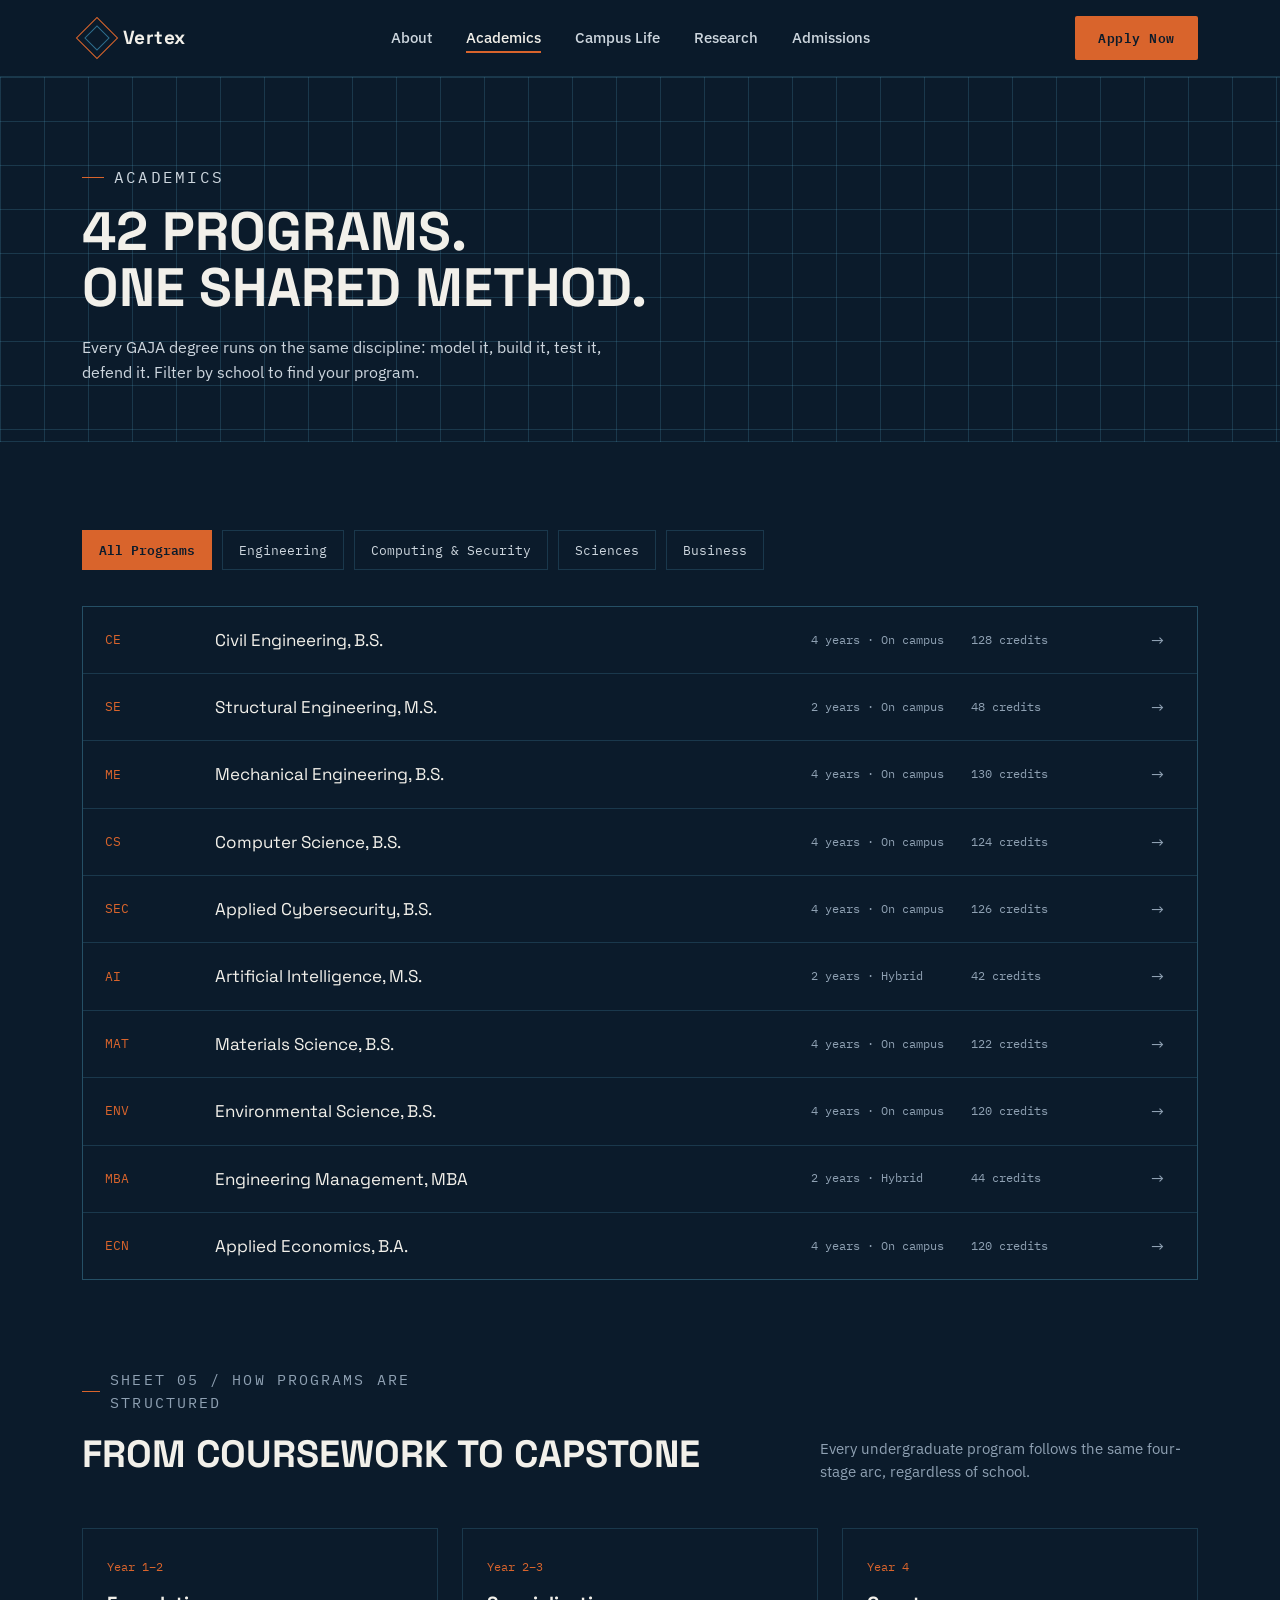
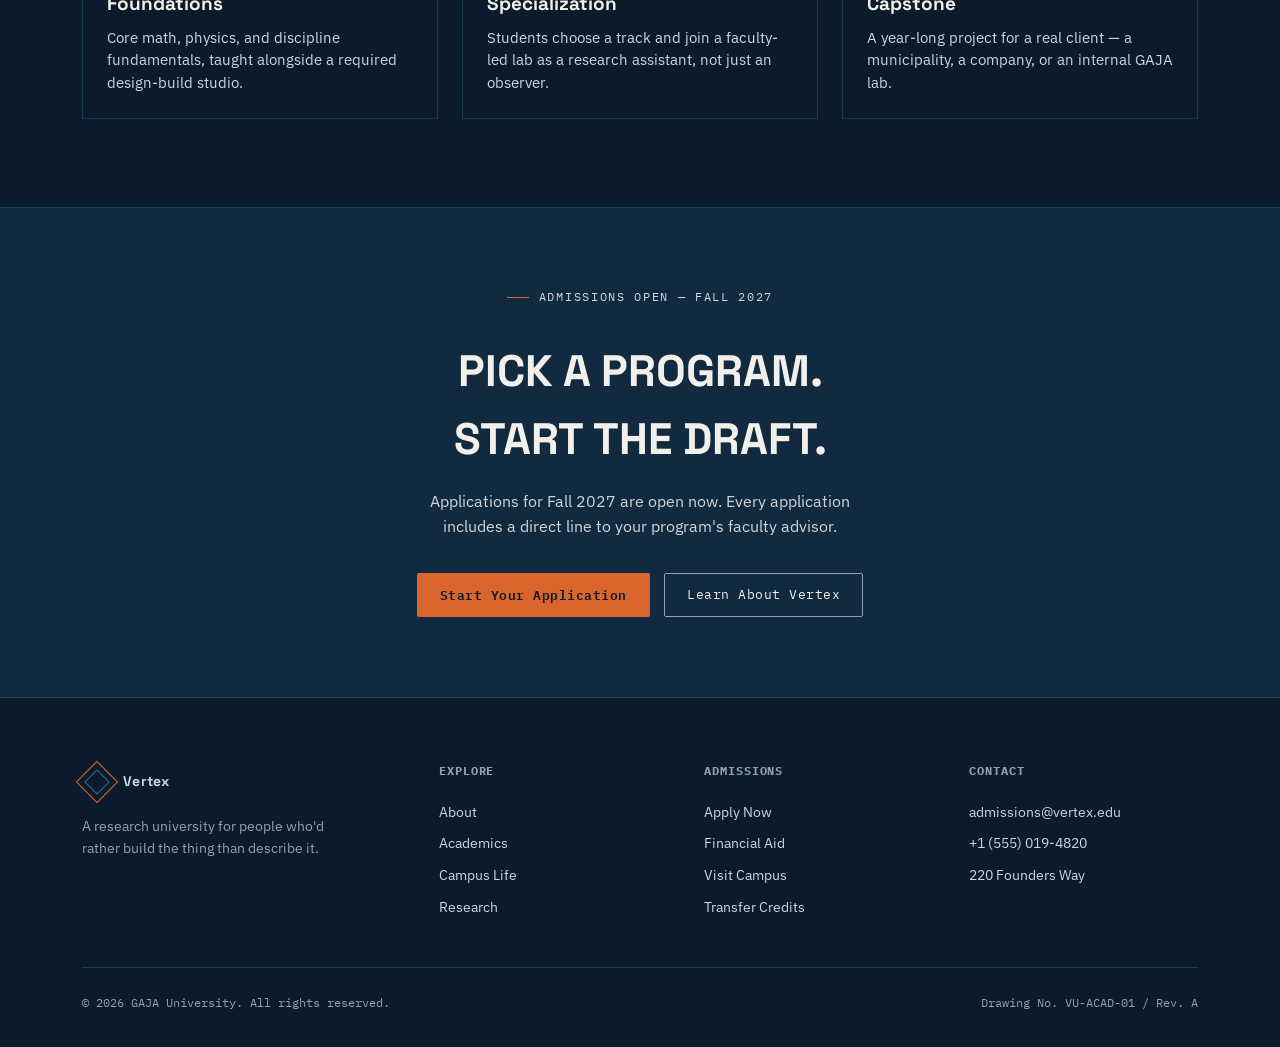
<file: academics.html>
<!DOCTYPE html>
<html lang="en">
<head>
<meta charset="UTF-8">
<meta name="viewport" content="width=device-width, initial-scale=1.0">
<title>Academics — GAJA COLLEGE</title>
<link rel="stylesheet" href="style.css">
</head>
<body>

<nav class="site-nav">
  <div class="wrap">
    <a href="index.html" class="brand"><span class="brand-mark"></span>Vertex</a>
    <ul class="nav-links">
      <li><a href="about.html">About</a></li>
      <li><a href="academics.html" class="active">Academics</a></li>
      <li><a href="index.html#pathways">Campus Life</a></li>
      <li><a href="index.html#pulse">Research</a></li>
      <li><a href="index.html#pulse">Admissions</a></li>
    </ul>
    <div class="nav-cta">
      <button class="nav-toggle" aria-label="Toggle menu">☰</button>
      <a href="#" class="btn btn-solid">Apply Now</a>
    </div>
  </div>
</nav>

<header class="page-hero grid-bg">
  <div class="wrap">
    <p class="eyebrow">Academics</p>
    <h1>42 programs.<br>One shared method.</h1>
    <p>Every GAJA degree runs on the same discipline: model it, build it, test it, defend it. Filter by school to find your program.</p>
  </div>
</header>

<section style="padding-bottom:0;">
  <div class="wrap">
    <div class="program-filter">
      <button class="chip active" data-filter="all">All Programs</button>
      <button class="chip" data-filter="eng">Engineering</button>
      <button class="chip" data-filter="cs">Computing &amp; Security</button>
      <button class="chip" data-filter="sci">Sciences</button>
      <button class="chip" data-filter="biz">Business</button>
    </div>

    <div class="program-list">
      <a href="#" class="program-row" data-dept="eng">
        <span class="code mono">CE</span>
        <span class="name">Civil Engineering, B.S.</span>
        <span class="meta">4 years · On campus</span>
        <span class="meta">128 credits</span>
        <span class="arrow">→</span>
      </a>
      <a href="#" class="program-row" data-dept="eng">
        <span class="code mono">SE</span>
        <span class="name">Structural Engineering, M.S.</span>
        <span class="meta">2 years · On campus</span>
        <span class="meta">48 credits</span>
        <span class="arrow">→</span>
      </a>
      <a href="#" class="program-row" data-dept="eng">
        <span class="code mono">ME</span>
        <span class="name">Mechanical Engineering, B.S.</span>
        <span class="meta">4 years · On campus</span>
        <span class="meta">130 credits</span>
        <span class="arrow">→</span>
      </a>
      <a href="#" class="program-row" data-dept="cs">
        <span class="code mono">CS</span>
        <span class="name">Computer Science, B.S.</span>
        <span class="meta">4 years · On campus</span>
        <span class="meta">124 credits</span>
        <span class="arrow">→</span>
      </a>
      <a href="#" class="program-row" data-dept="cs">
        <span class="code mono">SEC</span>
        <span class="name">Applied Cybersecurity, B.S.</span>
        <span class="meta">4 years · On campus</span>
        <span class="meta">126 credits</span>
        <span class="arrow">→</span>
      </a>
      <a href="#" class="program-row" data-dept="cs">
        <span class="code mono">AI</span>
        <span class="name">Artificial Intelligence, M.S.</span>
        <span class="meta">2 years · Hybrid</span>
        <span class="meta">42 credits</span>
        <span class="arrow">→</span>
      </a>
      <a href="#" class="program-row" data-dept="sci">
        <span class="code mono">MAT</span>
        <span class="name">Materials Science, B.S.</span>
        <span class="meta">4 years · On campus</span>
        <span class="meta">122 credits</span>
        <span class="arrow">→</span>
      </a>
      <a href="#" class="program-row" data-dept="sci">
        <span class="code mono">ENV</span>
        <span class="name">Environmental Science, B.S.</span>
        <span class="meta">4 years · On campus</span>
        <span class="meta">120 credits</span>
        <span class="arrow">→</span>
      </a>
      <a href="#" class="program-row" data-dept="biz">
        <span class="code mono">MBA</span>
        <span class="name">Engineering Management, MBA</span>
        <span class="meta">2 years · Hybrid</span>
        <span class="meta">44 credits</span>
        <span class="arrow">→</span>
      </a>
      <a href="#" class="program-row" data-dept="biz">
        <span class="code mono">ECN</span>
        <span class="name">Applied Economics, B.A.</span>
        <span class="meta">4 years · On campus</span>
        <span class="meta">120 credits</span>
        <span class="arrow">→</span>
      </a>
    </div>
  </div>
</section>

<section>
  <div class="wrap">
    <div class="section-head">
      <div>
        <p class="eyebrow">Sheet 05 / How Programs Are Structured</p>
        <h2>From coursework to capstone</h2>
      </div>
      <p>Every undergraduate program follows the same four-stage arc, regardless of school.</p>
    </div>
    <div class="value-grid">
      <div class="value-card">
        <span class="num">Year 1–2</span>
        <h4>Foundations</h4>
        <p>Core math, physics, and discipline fundamentals, taught alongside a required design-build studio.</p>
      </div>
      <div class="value-card">
        <span class="num">Year 2–3</span>
        <h4>Specialization</h4>
        <p>Students choose a track and join a faculty-led lab as a research assistant, not just an observer.</p>
      </div>
      <div class="value-card">
        <span class="num">Year 4</span>
        <h4>Capstone</h4>
        <p>A year-long project for a real client — a municipality, a company, or an internal GAJA lab.</p>
      </div>
    </div>
  </div>
</section>

<section class="cta-band">
  <div class="wrap">
    <p class="eyebrow" style="justify-content:center;">Admissions Open — Fall 2027</p>
    <h2>Pick a program. Start the draft.</h2>
    <p>Applications for Fall 2027 are open now. Every application includes a direct line to your program's faculty advisor.</p>
    <div class="hero-actions">
      <a href="#" class="btn btn-solid">Start Your Application</a>
      <a href="about.html" class="btn btn-outline">Learn About Vertex</a>
    </div>
  </div>
</section>

<footer>
  <div class="wrap">
    <div class="foot-grid">
      <div>
        <a href="index.html" class="brand" style="margin-bottom:14px; display:flex;"><span class="brand-mark"></span>Vertex</a>
        <p style="color:var(--slate); font-size:14px; max-width:32ch;">A research university for people who'd rather build the thing than describe it.</p>
      </div>
      <div>
        <h5>Explore</h5>
        <a href="about.html">About</a>
        <a href="academics.html">Academics</a>
        <a href="index.html#pathways">Campus Life</a>
        <a href="index.html#pulse">Research</a>
      </div>
      <div>
        <h5>Admissions</h5>
        <a href="#">Apply Now</a>
        <a href="#">Financial Aid</a>
        <a href="#">Visit Campus</a>
        <a href="#">Transfer Credits</a>
      </div>
      <div>
        <h5>Contact</h5>
        <a href="#">admissions@vertex.edu</a>
        <a href="#">+1 (555) 019-4820</a>
        <a href="#">220 Founders Way</a>
      </div>
    </div>
    <div class="foot-bottom">
      <span>&copy; 2026 GAJA University. All rights reserved.</span>
      <span>Drawing No. VU-ACAD-01 / Rev. A</span>
    </div>
  </div>
</footer>

<script src="script.js"></script>
</body>
</html>
</file>
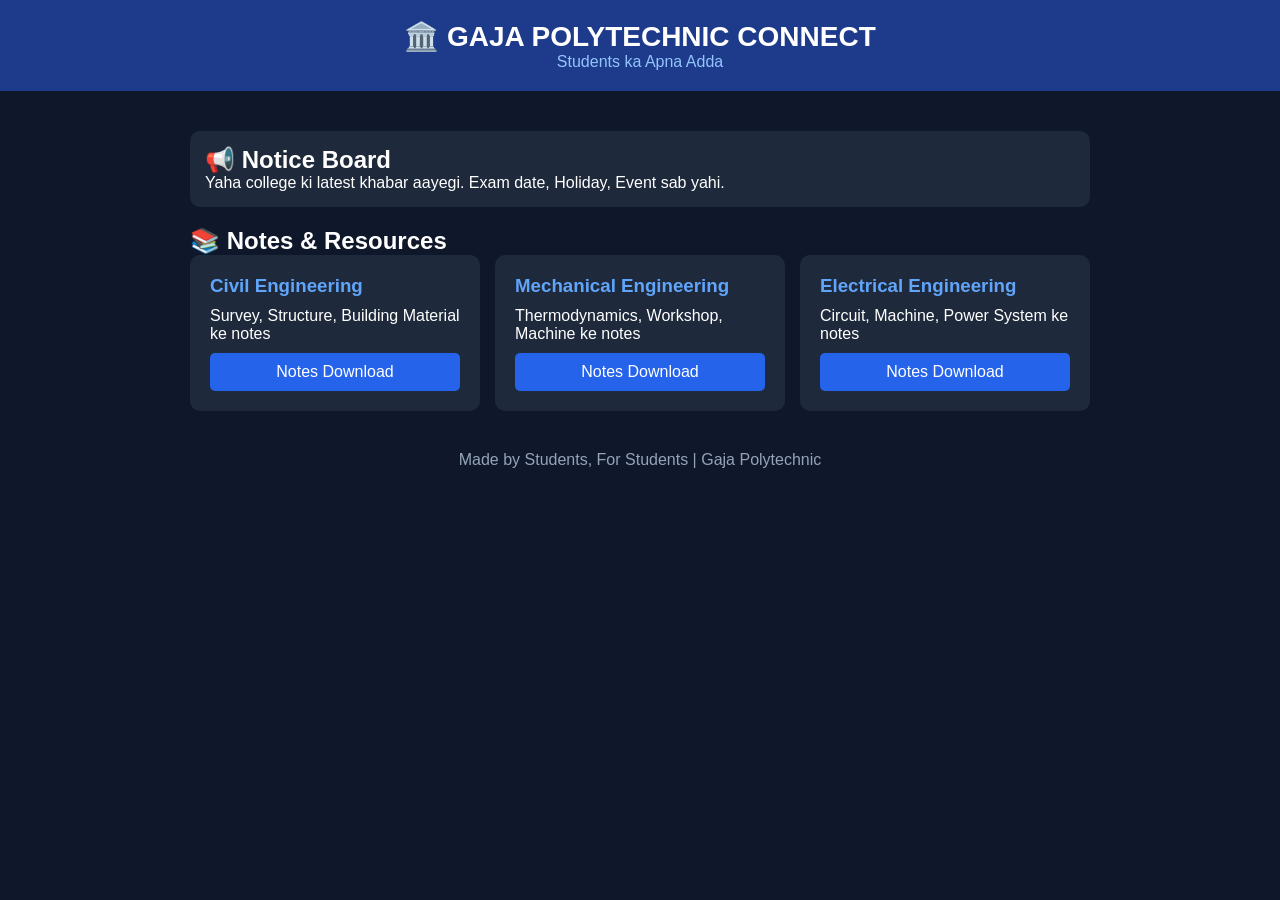
<file: gajapoly-connect.html>
<!DOCTYPE html>
<html lang="en">
<head>
    <meta charset="UTF-8">
    <title>Gaja Poly Connect</title>
    <style>
        *{margin:0; padding:0; font-family: Arial, sans-serif;}
        body{background:#0f172a; color:white;}
        header{background:#1e3a8a; padding:20px; text-align:center;}
        header h1{font-size:28px;}
        header p{color:#93c5fd;}
        .container{padding:20px; max-width:900px; margin:auto;}
        .notice{background:#1e293b; padding:15px; border-radius:10px; margin:20px 0;}
        .branches{display:flex; gap:15px; flex-wrap:wrap;}
        .branch-card{background:#1e293b; padding:20px; border-radius:10px; flex:1; min-width:250px;}
        .branch-card h3{color:#60a5fa; margin-bottom:10px;}
        .btn{display:block; background:#2563eb; color:white; padding:10px; text-align:center; border-radius:5px; text-decoration:none; margin-top:10px;}
        .btn:hover{background:#1d4ed8;}
        footer{text-align:center; padding:20px; color:#94a3b8;}
    </style>
</head>
<body>
    <header>
        <h1>🏛️ GAJA POLYTECHNIC CONNECT</h1>
        <p>Students ka Apna Adda</p>
    </header>

    <div class="container">
        <div class="notice">
            <h2>📢 Notice Board</h2>
            <p>Yaha college ki latest khabar aayegi. Exam date, Holiday, Event sab yahi.</p>
        </div>

        <h2>📚 Notes & Resources</h2>
        <div class="branches">
            <div class="branch-card">
                <h3>Civil Engineering</h3>
                <p>Survey, Structure, Building Material ke notes</p>
                <a href="#" class="btn">Notes Download</a>
            </div>
            <div class="branch-card">
                <h3>Mechanical Engineering</h3>
                <p>Thermodynamics, Workshop, Machine ke notes</p>
                <a href="#" class="btn">Notes Download</a>
            </div>
            <div class="branch-card">
                <h3>Electrical Engineering</h3>
                <p>Circuit, Machine, Power System ke notes</p>
                <a href="#" class="btn">Notes Download</a>
            </div>
        </div>
    </div>

    <footer>
        <p>Made by Students, For Students | Gaja Polytechnic</p>
    </footer>
</body>
</html>
</file>
<file: style.css>
/* ===========================================================
   VERTEX UNIVERSITY — "Campus Master Plan" design system
   A blueprint / architectural-drafting aesthetic: navy ground,
   cyan linework, drafting-orange accent, mono annotations.
   =========================================================== */

@import url('https://fonts.googleapis.com/css2?family=Space+Grotesk:wght@500;600;700&family=IBM+Plex+Sans:wght@400;500;600&family=IBM+Plex+Mono:wght@400;500&display=swap');

:root{
  --navy-deep:   #0b1b2b;
  --navy-mid:    #122a40;
  --blueprint:   #1e4d8c;
  --line-cyan:   #2f6f8f;
  --line-cyan-soft: rgba(80,160,190,0.22);
  --paper:       #f2f0ea;
  --paper-dim:   #cdd6de;
  --slate:       #8fa1b3;
  --orange:      #d9642c;
  --orange-hot:  #ef7a3c;

  --display: 'Space Grotesk', sans-serif;
  --body: 'IBM Plex Sans', sans-serif;
  --mono: 'IBM Plex Mono', monospace;

  --max: 1180px;
}

*{box-sizing:border-box; margin:0; padding:0;}

html{scroll-behavior:smooth;}

body{
  background:var(--navy-deep);
  color:var(--paper);
  font-family:var(--body);
  line-height:1.55;
  -webkit-font-smoothing:antialiased;
}

a{color:inherit; text-decoration:none;}
ul{list-style:none;}
img{max-width:100%; display:block;}

::selection{background:var(--orange); color:var(--navy-deep);}

@media (prefers-reduced-motion: reduce){
  *{animation-duration:0.001ms !important; animation-iteration-count:1 !important; transition-duration:0.001ms !important;}
}

/* ---------- utility ---------- */
.wrap{max-width:var(--max); margin:0 auto; padding:0 32px;}
.mono{font-family:var(--mono);}
.eyebrow{
  font-family:var(--mono);
  font-size:12px;
  letter-spacing:0.14em;
  text-transform:uppercase;
  color:var(--orange);
  display:flex;
  align-items:center;
  gap:10px;
}
.eyebrow::before{
  content:"";
  width:22px; height:1px;
  background:var(--orange);
  display:inline-block;
}

/* blueprint grid background, used on hero + section dividers */
.grid-bg{
  background-image:
    linear-gradient(var(--line-cyan-soft) 1px, transparent 1px),
    linear-gradient(90deg, var(--line-cyan-soft) 1px, transparent 1px);
  background-size:44px 44px;
}

/* ---------- focus visibility ---------- */
a:focus-visible, button:focus-visible, input:focus-visible, textarea:focus-visible{
  outline:2px solid var(--orange-hot);
  outline-offset:3px;
}

/* ---------- nav ---------- */
.site-nav{
  position:sticky; top:0; z-index:100;
  background:rgba(11,27,43,0.86);
  backdrop-filter:blur(10px);
  border-bottom:1px solid var(--line-cyan-soft);
}
.site-nav .wrap{
  display:flex; align-items:center; justify-content:space-between;
  height:76px;
}
.brand{
  display:flex; align-items:center; gap:11px;
  font-family:var(--display);
  font-weight:700;
  font-size:19px;
  letter-spacing:0.02em;
}
.brand-mark{
  width:30px; height:30px;
  border:1.5px solid var(--orange);
  position:relative;
  transform:rotate(45deg);
  flex-shrink:0;
}
.brand-mark::after{
  content:"";
  position:absolute; inset:5px;
  border:1px solid var(--line-cyan);
}
.nav-links{
  display:flex; gap:34px;
  font-size:14.5px;
  font-weight:500;
}
.nav-links a{
  color:var(--paper-dim);
  position:relative;
  padding:6px 0;
  transition:color .18s ease;
}
.nav-links a:hover, .nav-links a.active{color:var(--paper);}
.nav-links a.active::after{
  content:"";
  position:absolute; left:0; right:0; bottom:0;
  height:2px; background:var(--orange);
}
.nav-cta{
  display:flex; align-items:center; gap:22px;
}

.btn{
  font-family:var(--mono);
  font-size:13px;
  letter-spacing:0.04em;
  padding:11px 22px;
  border-radius:2px;
  border:1px solid transparent;
  display:inline-flex; align-items:center; gap:9px;
  cursor:pointer;
  transition:all .18s ease;
  white-space:nowrap;
}
.btn-solid{
  background:var(--orange);
  color:var(--navy-deep);
  font-weight:600;
}
.btn-solid:hover{background:var(--orange-hot); transform:translateY(-1px);}
.btn-outline{
  border-color:var(--slate);
  color:var(--paper);
}
.btn-outline:hover{border-color:var(--paper); background:rgba(255,255,255,0.04);}

/* ---------- hero ---------- */
.hero{
  position:relative;
  padding:96px 0 64px;
  overflow:hidden;
  border-bottom:1px solid var(--line-cyan-soft);
}
.hero::before{
  content:"";
  position:absolute; inset:0;
  background:
    radial-gradient(ellipse at 78% 20%, rgba(30,77,140,0.35), transparent 55%);
  pointer-events:none;
}
.hero .wrap{position:relative;}

.sheet-label{
  display:flex; justify-content:space-between; align-items:center;
  font-family:var(--mono); font-size:12px; letter-spacing:0.1em;
  color:var(--slate); text-transform:uppercase;
  padding-bottom:28px; margin-bottom:44px;
  border-bottom:1px dashed var(--line-cyan-soft);
}
.sheet-label span b{color:var(--paper-dim); font-weight:500;}

.hero-grid{
  display:grid;
  grid-template-columns:1.15fr 0.85fr;
  gap:56px;
  align-items:end;
}
.hero h1{
  font-family:var(--display);
  font-weight:700;
  font-size:clamp(40px, 5.4vw, 68px);
  line-height:1.03;
  letter-spacing:-0.01em;
  text-transform:uppercase;
}
.hero h1 .accent{color:var(--orange);}
.hero p.lede{
  margin-top:22px;
  max-width:46ch;
  color:var(--paper-dim);
  font-size:17px;
}
.hero-actions{
  display:flex; gap:14px; margin-top:34px; flex-wrap:wrap;
}

/* drafting stamp - the signature element */
.stamp{
  border:1px solid var(--line-cyan);
  padding:20px 22px;
  font-family:var(--mono);
  font-size:11.5px;
  color:var(--slate);
  position:relative;
  justify-self:end;
  width:100%;
  max-width:280px;
}
.stamp::before{
  content:"";
  position:absolute; top:6px; left:6px; right:6px; bottom:6px;
  border:1px solid var(--line-cyan-soft);
  pointer-events:none;
}
.stamp-row{
  display:flex; justify-content:space-between;
  padding:6px 0;
  border-bottom:1px solid rgba(80,160,190,0.15);
}
.stamp-row:last-child{border-bottom:none;}
.stamp-row b{color:var(--paper-dim); font-weight:500;}

/* ---------- section shell ---------- */
section{padding:88px 0;}
.section-head{
  display:flex; justify-content:space-between; align-items:flex-end;
  margin-bottom:44px; gap:24px; flex-wrap:wrap;
}
.section-head h2{
  font-family:var(--display);
  font-weight:700;
  font-size:clamp(28px,3vw,38px);
  text-transform:uppercase;
  margin-top:10px;
}
.section-head p{color:var(--slate); max-width:42ch; font-size:15px;}

/* ---------- pathway cards ---------- */
.pathways{display:grid; grid-template-columns:repeat(3,1fr); gap:24px;}
.card{
  border:1px solid var(--line-cyan-soft);
  background:linear-gradient(180deg, rgba(30,77,140,0.08), transparent 40%);
  position:relative;
  padding:26px 24px 24px;
  transition:border-color .2s ease, transform .2s ease;
}
.card:hover{border-color:var(--line-cyan); transform:translateY(-3px);}
.card::before, .card::after,
.corner-tl, .corner-br{content:"";}
.card .tag{
  font-family:var(--mono); font-size:11px; color:var(--orange);
  letter-spacing:0.08em; text-transform:uppercase;
}
.card h3{
  font-family:var(--display);
  font-size:21px;
  margin:14px 0 10px;
}
.card p{color:var(--paper-dim); font-size:14.5px; margin-bottom:20px;}
.card-link{
  font-family:var(--mono); font-size:13px; color:var(--paper);
  display:inline-flex; align-items:center; gap:8px;
}
.card-link svg{transition:transform .18s ease;}
.card:hover .card-link svg{transform:translateX(4px);}

/* corner crop marks */
.card{clip-path:none;}
.crop{position:absolute; width:14px; height:14px; border:1px solid var(--slate); opacity:0.6;}
.crop.tl{top:-1px; left:-1px; border-right:none; border-bottom:none;}
.crop.br{bottom:-1px; right:-1px; border-left:none; border-top:none;}

/* ---------- stat strip ---------- */
.stats{
  border-top:1px solid var(--line-cyan-soft);
  border-bottom:1px solid var(--line-cyan-soft);
  padding:52px 0;
}
.stats .wrap{display:grid; grid-template-columns:repeat(4,1fr); gap:20px;}
.stat b{
  font-family:var(--display); font-size:clamp(30px,3.4vw,44px);
  color:var(--paper); display:block;
}
.stat span{
  font-family:var(--mono); font-size:12px; color:var(--slate);
  letter-spacing:0.06em; text-transform:uppercase;
}

/* ---------- pulse / news ---------- */
.pulse-list{display:grid; grid-template-columns:repeat(3,1fr); gap:24px;}
.pulse-item{
  border-top:2px solid var(--line-cyan);
  padding-top:16px;
}
.pulse-item .date{
  font-family:var(--mono); font-size:12px; color:var(--slate);
}
.pulse-item h4{
  font-family:var(--display); font-size:17px;
  margin-top:8px; line-height:1.3;
}
.pulse-item p{color:var(--paper-dim); font-size:14px; margin-top:8px;}

/* ---------- CTA band ---------- */
.cta-band{
  background:var(--navy-mid);
  border-top:1px solid var(--line-cyan-soft);
  border-bottom:1px solid var(--line-cyan-soft);
  text-align:center;
  padding:80px 0;
}
.cta-band h2{
  font-family:var(--display); font-weight:700;
  font-size:clamp(28px,4vw,44px); text-transform:uppercase;
  max-width:16ch; margin:0 auto 16px;
}
.cta-band p{color:var(--paper-dim); max-width:48ch; margin:0 auto 30px;}
.cta-band .hero-actions{justify-content:center;}

/* ---------- footer ---------- */
footer{padding:64px 0 34px;}
.foot-grid{
  display:grid; grid-template-columns:1.4fr repeat(3,1fr);
  gap:36px; padding-bottom:44px;
  border-bottom:1px solid var(--line-cyan-soft);
}
.foot-grid h5{
  font-family:var(--mono); font-size:12px; letter-spacing:0.08em;
  text-transform:uppercase; color:var(--slate); margin-bottom:16px;
}
.foot-grid a{
  display:block; color:var(--paper-dim); font-size:14px;
  padding:5px 0; transition:color .15s ease;
}
.foot-grid a:hover{color:var(--paper);}
.foot-bottom{
  display:flex; justify-content:space-between; align-items:center;
  padding-top:26px; font-family:var(--mono); font-size:12px; color:var(--slate);
  flex-wrap:wrap; gap:12px;
}

/* ---------- inner page hero (About / Academics) ---------- */
.page-hero{
  padding:70px 0 56px;
  border-bottom:1px solid var(--line-cyan-soft);
}
.page-hero h1{
  font-family:var(--display); font-weight:700; text-transform:uppercase;
  font-size:clamp(34px,5vw,54px); line-height:1.05; margin-top:14px;
}
.page-hero p{color:var(--paper-dim); max-width:56ch; margin-top:18px; font-size:16px;}

.two-col{display:grid; grid-template-columns:1fr 1fr; gap:56px; align-items:start;}
.two-col img{border:1px solid var(--line-cyan-soft);}

.figure-block{border:1px solid var(--line-cyan-soft); overflow:hidden;}
.figure-block img{display:block; width:100%;}
.figure-cap{
  font-family:var(--mono); font-size:11.5px; color:var(--slate);
  padding:12px 16px; border-top:1px solid var(--line-cyan-soft);
  display:flex; justify-content:space-between;
}

.timeline{border-left:1px solid var(--line-cyan); padding-left:28px; display:grid; gap:30px;}
.timeline .row{position:relative;}
.timeline .row::before{
  content:""; position:absolute; left:-33px; top:4px;
  width:9px; height:9px; background:var(--orange); transform:rotate(45deg);
}
.timeline .yr{font-family:var(--mono); font-size:12px; color:var(--orange);}
.timeline h4{font-family:var(--display); font-size:18px; margin:6px 0;}
.timeline p{color:var(--paper-dim); font-size:14.5px;}

.value-grid{display:grid; grid-template-columns:repeat(3,1fr); gap:24px;}
.value-card{border:1px solid var(--line-cyan-soft); padding:24px;}
.value-card .num{font-family:var(--mono); color:var(--orange); font-size:12px;}
.value-card h4{font-family:var(--display); font-size:19px; margin:12px 0 8px;}
.value-card p{color:var(--paper-dim); font-size:14.5px;}

/* program listing (Academics) */
.program-filter{
  display:flex; gap:10px; margin-bottom:36px; flex-wrap:wrap;
}
.chip{
  font-family:var(--mono); font-size:12.5px;
  border:1px solid var(--line-cyan-soft); color:var(--paper-dim);
  padding:8px 16px; cursor:pointer; transition:all .15s ease;
  background:transparent;
}
.chip:hover{border-color:var(--slate); color:var(--paper);}
.chip.active{background:var(--orange); border-color:var(--orange); color:var(--navy-deep); font-weight:600;}

.program-list{display:grid; gap:1px; background:var(--line-cyan-soft); border:1px solid var(--line-cyan-soft);}
.program-row{
  background:var(--navy-deep);
  display:grid; grid-template-columns:90px 1fr 140px 160px 24px;
  align-items:center; gap:20px;
  padding:20px 22px;
  transition:background .15s ease;
}
.program-row:hover{background:var(--navy-mid);}
.program-row .code{font-family:var(--mono); color:var(--orange); font-size:13px;}
.program-row .name{font-family:var(--display); font-size:17px;}
.program-row .meta{font-family:var(--mono); font-size:12px; color:var(--slate);}
.program-row .arrow{color:var(--slate); transition:transform .15s ease;}
.program-row:hover .arrow{transform:translateX(5px); color:var(--paper);}

/* ---------- image slider / gallery ---------- */
.gallery-section{padding:0; border-bottom:1px solid var(--line-cyan-soft);}
.slider{
  position:relative;
  width:100%;
  height:min(70vh, 560px);
  overflow:hidden;
  background:var(--navy-mid);
}
.slide{
  position:absolute; inset:0;
  background-size:cover;
  background-position:center;
  opacity:0;
  transition:opacity .8s ease;
}
.slide.active{opacity:1;}
.slider::after{
  content:"";
  position:absolute; inset:0;
  background:linear-gradient(180deg, rgba(11,27,43,0.15) 0%, rgba(11,27,43,0.65) 100%);
  pointer-events:none;
}
.slide-caption{
  position:absolute; left:32px; bottom:26px; z-index:2;
  display:flex; gap:18px; align-items:center;
  font-size:12px; letter-spacing:0.08em; text-transform:uppercase;
  color:var(--paper-dim);
}
.slider-arrow{
  position:absolute; top:50%; transform:translateY(-50%);
  z-index:2;
  width:44px; height:44px;
  border:1px solid rgba(242,240,234,0.35);
  background:rgba(11,27,43,0.45);
  backdrop-filter:blur(4px);
  color:var(--paper);
  font-size:22px; line-height:1;
  cursor:pointer;
  display:flex; align-items:center; justify-content:center;
  transition:all .18s ease;
}
.slider-arrow:hover{background:var(--orange); border-color:var(--orange); color:var(--navy-deep);}
.slider-arrow.prev{left:24px;}
.slider-arrow.next{right:24px;}
.slider-dots{
  position:absolute; right:32px; bottom:26px; z-index:2;
  display:flex; gap:10px;
}
.dot{
  width:9px; height:9px;
  border:1px solid var(--paper);
  background:transparent;
  cursor:pointer;
  transform:rotate(45deg);
  transition:all .18s ease;
}
.dot.active{background:var(--orange); border-color:var(--orange);}

@media (max-width: 720px){
  .slider{height:52vh;}
  .slider-arrow{width:36px; height:36px; font-size:18px;}
  .slide-caption{font-size:10.5px; left:18px; bottom:18px;}
  .slider-dots{right:18px; bottom:18px;}
}

/* ---------- mobile nav toggle ---------- */
.nav-toggle{display:none; background:none; border:none; color:var(--paper); font-size:26px; cursor:pointer;}

/* ---------- responsive ---------- */
@media (max-width: 900px){
  .hero-grid{grid-template-columns:1fr;}
  .stamp{justify-self:start; max-width:100%;}
  .pathways{grid-template-columns:1fr;}
  .stats .wrap{grid-template-columns:repeat(2,1fr);}
  .pulse-list{grid-template-columns:1fr;}
  .foot-grid{grid-template-columns:repeat(2,1fr);}
  .two-col{grid-template-columns:1fr;}
  .value-grid{grid-template-columns:1fr;}
  .program-row{grid-template-columns:60px 1fr; row-gap:6px;}
  .program-row .meta:nth-of-type(1){grid-column:1 / -1;}
}
@media (max-width: 720px){
  .nav-links{
    position:fixed; top:76px; left:0; right:0; bottom:0;
    background:var(--navy-deep);
    flex-direction:column; padding:32px; gap:6px;
    transform:translateX(100%);
    transition:transform .25s ease;
    font-size:18px;
  }
  .nav-links.open{transform:translateX(0);}
  .nav-links a{padding:14px 0; border-bottom:1px solid var(--line-cyan-soft);}
  .nav-toggle{display:block;}
  .nav-cta .btn-outline{display:none;}
}
</file>
